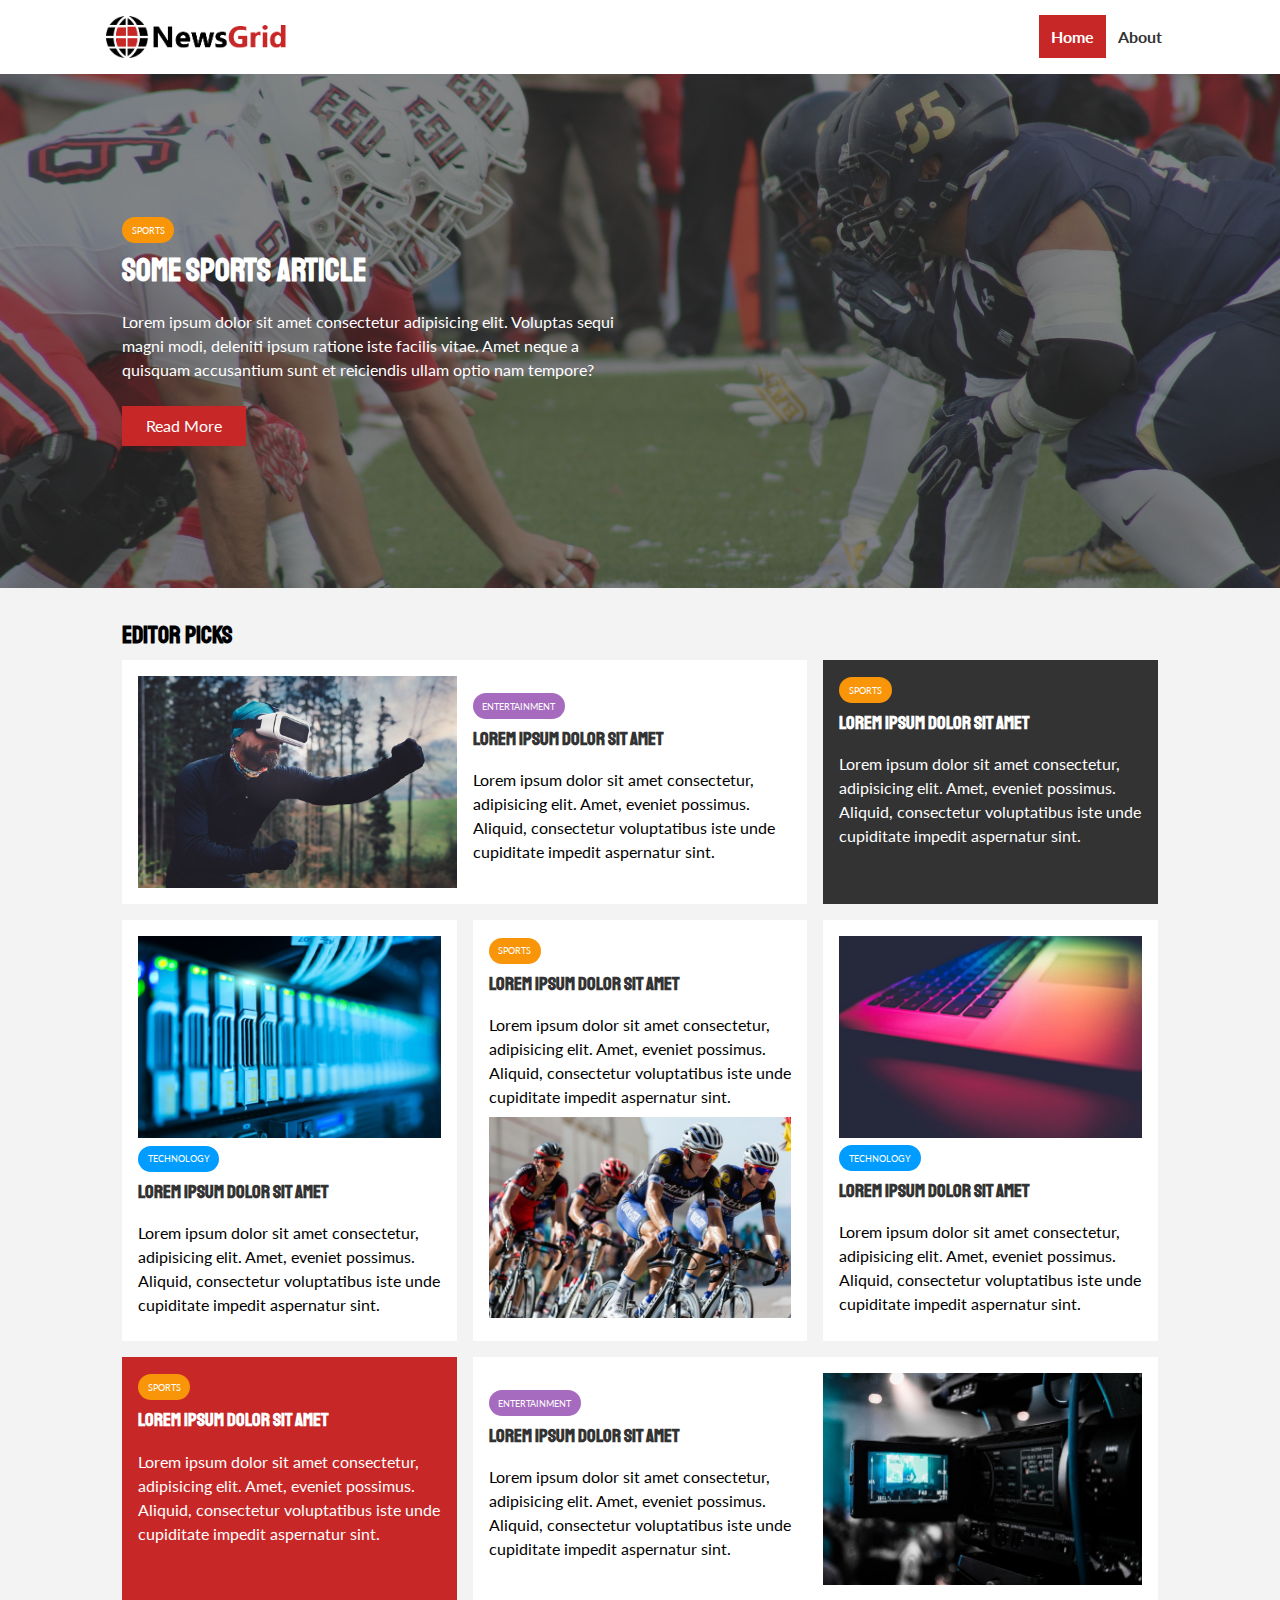
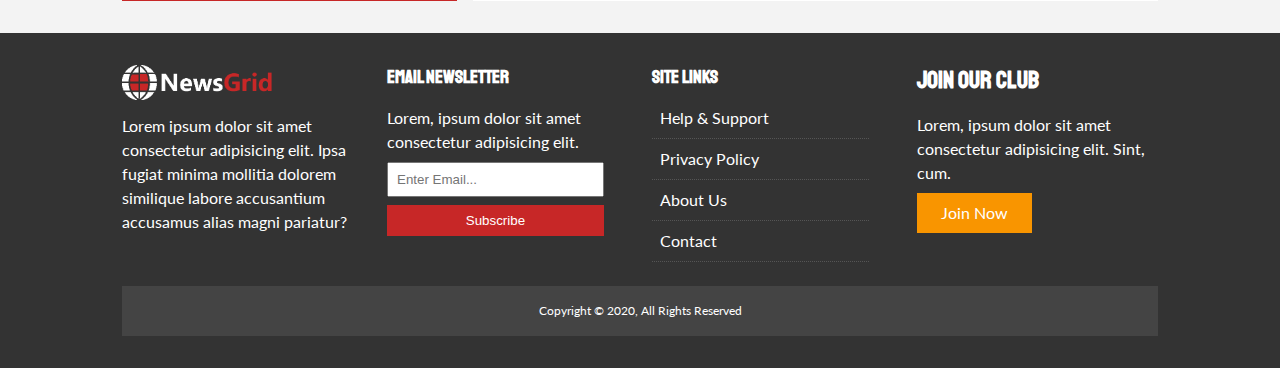
<file: index.html>
<!DOCTYPE html>
<html lang="en">

<head>
    <meta charset="UTF-8">
    <meta name="viewport" content="width=device-width, initial-scale=1.0">
    <!-- Font Awesome -->
    <link rel="stylesheet" href="https://use.fontawesome.com/releases/v5.6.3/css/all.css" integrity="sha384-UHRtZLI+pbxtHCWp1t77Bi1L4ZtiqrqD80Kn4Z8NTSRyMA2Fd33n5dQ8lWUE00s/" crossorigin="anonymous">
    <!-- Google Fonts
         https://fonts.google.com 
         zoeken naar font : lato bijv, kies een stijl en druk op enter 
         zoeken naar een 2de font : staat, kies een stijl en druk enter
         klik in de sidebar op Embed en kopieer de link -->
    <link href="https://fonts.googleapis.com/css2?family=Lato&family=Staatliches&display=swap" rel="stylesheet">
    <link rel="stylesheet" href="css/style.css">
    <link rel="stylesheet" media="screen and (max-width: 768px)" href="css/mobile.css">
    <!-- Favicon
         In google : tools.dynamicdrive.com/favicon
         Image to create icon from : bestand kiezen
         Create icon
         Download favicon : favicon.ico 
         Link toevoegen in de head section-->
    <!-- Shortcut
         -- Shift F5 : clear the cash and reload the page -->
    <link rel="shortcut icon" type="image/x-icon" href="favicon.ico">
    <title>NewsGrid | Latest News</title>
</head>

<body>
    <nav id="main-nav">
        <div class="container">
            <img src="img/logo.png" alt="NewsGrid" class="logo">
            <div class="social">
                <a href="http://facebook.com" target="_blank"> <i class="fab fa-facebook fa-2x"></i></a>
                <a href="http://twitter.com" target="_blank"> <i class="fab fa-twitter fa-2x"></i></a>
                <a href="http://instagram.com" target="_blank"> <i class="fab fa-instagram fa-2x"></i></a>
                <a href="http://youtube.com" target="_blank"> <i class="fab fa-youtube fa-2x"></i></a>
            </div>
            <ul>
                <li>
                    <a href="index.html" class="current">Home</a>
                </li>
                <li>
                    <a href="about.html">About</a>
                </li>
            </ul>
        </div>
    </nav>
    <!-- Showcase -->
    <header id="showcase">
        <div class="container">
            <div class="showcase-container">
                <div class="showcase-content">
                    <div class="category category-sports">Sports</div>
                    <h1>Some Sports Article</h1>
                    <p>Lorem ipsum dolor sit amet consectetur adipisicing elit. Voluptas sequi magni modi, deleniti ipsum ratione iste facilis vitae. Amet neque a quisquam accusantium sunt et reiciendis ullam optio nam tempore?</p>
                    <a href="article.html" class="btn btn-primary">Read More</a>
                </div>
            </div>
        </div>
    </header>
    <!-- Home Articles -->
    <section id="home-articles" class="py-2">
        <div class="container">
            <h2>Editor Picks</h2>
            <div class="articles-container">
                <article class="card">
                    <img src="img/articles/ent1.jpg" alt="">
                    <div>
                        <div class="category category-ent">Entertainment</div>
                        <h3>
                            <a href="article.html">Lorem ipsum dolor sit amet</a>
                        </h3>
                        <p>Lorem ipsum dolor sit amet consectetur, adipisicing elit. Amet, eveniet possimus. Aliquid, consectetur voluptatibus iste unde cupiditate impedit aspernatur sint.</p>
                    </div>
                </article>
                <article class="card bg-dark">
                    <div class="category category-sports">Sports</div>
                    <h3>
                        <a href="article.html">Lorem ipsum dolor sit amet</a>
                    </h3>
                    <p>Lorem ipsum dolor sit amet consectetur, adipisicing elit. Amet, eveniet possimus. Aliquid, consectetur voluptatibus iste unde cupiditate impedit aspernatur sint.</p>
                </article>
                <article class="card">
                    <img src="img/articles/tech1.jpg" alt="">
                    <div class="category category-tech">Technology</div>
                    <h3>
                        <a href="article.html">Lorem ipsum dolor sit amet</a>
                    </h3>
                    <p>Lorem ipsum dolor sit amet consectetur, adipisicing elit. Amet, eveniet possimus. Aliquid, consectetur voluptatibus iste unde cupiditate impedit aspernatur sint.</p>
                </article>
                <article class="card">

                    <div class="category category-sports">Sports</div>
                    <h3>
                        <a href="article.html">Lorem ipsum dolor sit amet</a>
                    </h3>
                    <p>Lorem ipsum dolor sit amet consectetur, adipisicing elit. Amet, eveniet possimus. Aliquid, consectetur voluptatibus iste unde cupiditate impedit aspernatur sint.</p>
                    <img src="img/articles/sports1.jpg" alt="">
                </article>
                <article class="card">
                    <img src="img/articles/tech2.jpg" alt="">
                    <div class="category category-tech">Technology</div>
                    <h3>
                        <a href="article.html">Lorem ipsum dolor sit amet</a>
                    </h3>
                    <p>Lorem ipsum dolor sit amet consectetur, adipisicing elit. Amet, eveniet possimus. Aliquid, consectetur voluptatibus iste unde cupiditate impedit aspernatur sint.</p>
                </article>
                <article class="card bg-primary">
                    <div class="category category-sports">Sports</div>
                    <h3>
                        <a href="article.html">Lorem ipsum dolor sit amet</a>
                    </h3>
                    <p>Lorem ipsum dolor sit amet consectetur, adipisicing elit. Amet, eveniet possimus. Aliquid, consectetur voluptatibus iste unde cupiditate impedit aspernatur sint.</p>
                </article>
                <article class="card">
                    <div>
                        <div class="category category-ent">Entertainment</div>
                        <h3>
                            <a href="article.html">Lorem ipsum dolor sit amet</a>
                        </h3>
                        <p>Lorem ipsum dolor sit amet consectetur, adipisicing elit. Amet, eveniet possimus. Aliquid, consectetur voluptatibus iste unde cupiditate impedit aspernatur sint.</p>
                    </div>
                    <img src="img/articles/ent2.jpg" alt="">
                </article>
            </div>
        </div>
    </section>
    <!-- Footer -->
    <footer id="main-footer" class="py-2">
        <div class="container footer-container">
            <div>
                <img src="img/logo_light.png" alt="NewsGrid">
                <p>Lorem ipsum dolor sit amet consectetur adipisicing elit. Ipsa fugiat minima mollitia dolorem similique labore accusantium accusamus alias magni pariatur?</p>
            </div>
            <div>
                <h3>Email Newsletter</h3>
                <p>Lorem, ipsum dolor sit amet consectetur adipisicing elit.</p>
                <form name="contact" method="POST" data-netlify="true">
                    <input type="email" name="email" placeholder="Enter Email...">
                    <input type="submit" value="Subscribe" class="btn btn-primary">
                </form>
            </div>
            <div>
                <h3>Site Links</h3>
                <ul class="list">
                    <li><a href="#">Help & Support</a></li>
                    <li><a href="#">Privacy Policy</a></li>
                    <li><a href="#">About Us</a></li>
                    <li><a href="#">Contact</a></li>
                </ul>
            </div>
            <div>
                <h2>Join Our Club</h2>
                <p>Lorem, ipsum dolor sit amet consectetur adipisicing elit. Sint, cum.</p>
                <a href="#" class="btn btn-secondary">Join Now</a>
            </div>
            <div>
                <p>
                    Copyright &copy; 2020, All Rights Reserved
                </p>
            </div>
        </div>
    </footer>
</body>

</html>
</file>
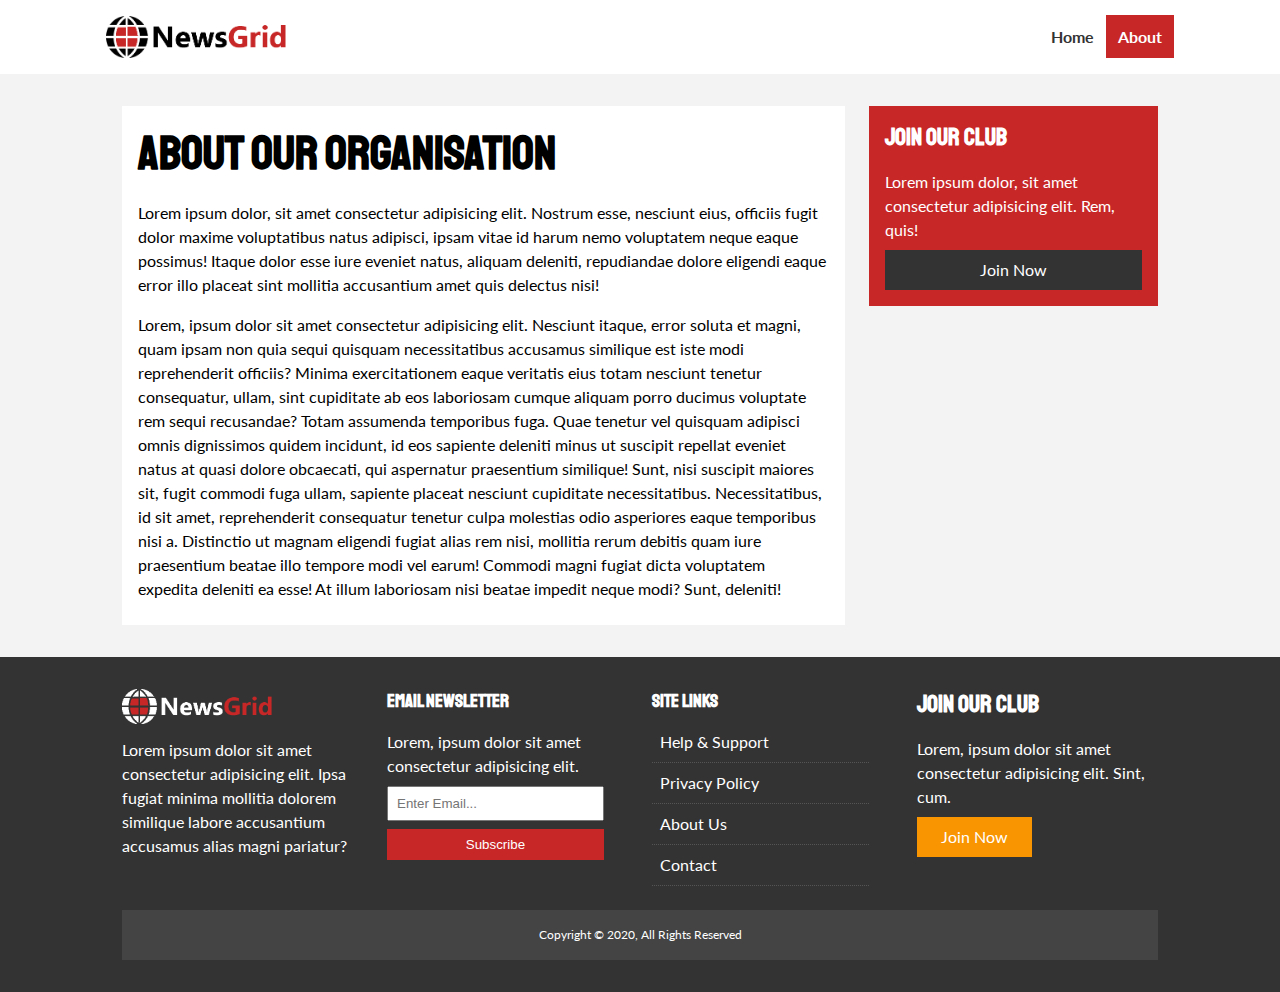
<file: about.html>
<!DOCTYPE html>
<html lang="en">

<head>
    <meta charset="UTF-8">
    <meta name="viewport" content="width=device-width, initial-scale=1.0">
    <!-- Font Awesome -->
    <link rel="stylesheet" href="https://use.fontawesome.com/releases/v5.6.3/css/all.css" integrity="sha384-UHRtZLI+pbxtHCWp1t77Bi1L4ZtiqrqD80Kn4Z8NTSRyMA2Fd33n5dQ8lWUE00s/" crossorigin="anonymous">
    <!-- Google Fonts
         https://fonts.google.com 
         zoeken naar font : lato bijv, kies een stijl en druk op enter 
         zoeken naar een 2de font : staat, kies een stijl en druk enter
         klik in de sidebar op Embed en kopieer de link -->
    <link href="https://fonts.googleapis.com/css2?family=Lato&family=Staatliches&display=swap" rel="stylesheet">
    <link rel="stylesheet" href="css/style.css">
    <link rel="stylesheet" media="screen and (max-width: 768px)" href="css/mobile.css">
    <!-- Favicon
         In google : tools.dynamicdrive.com/favicon
         Image to create icon from : bestand kiezen
         Create icon
         Download favicon : favicon.ico 
         Link toevoegen in de head section-->
    <!-- Shortcut
         -- Shift F5 : clear the cash and reload the page -->
    <link rel="shortcut icon" type="image/x-icon" href="favicon.ico">
    <title>NewsGrid | About</title>
</head>

<body>
    <nav id="main-nav">
        <div class="container">
            <img src="img/logo.png" alt="NewsGrid" class="logo">
            <div class="social">
                <a href="http://facebook.com" target="_blank"> <i class="fab fa-facebook fa-2x"></i></a>
                <a href="http://twitter.com" target="_blank"> <i class="fab fa-twitter fa-2x"></i></a>
                <a href="http://instagram.com" target="_blank"> <i class="fab fa-instagram fa-2x"></i></a>
                <a href="http://youtube.com" target="_blank"> <i class="fab fa-youtube fa-2x"></i></a>
            </div>
            <ul>
                <li>
                    <a href="index.html">Home</a>
                </li>
                <li>
                    <a href="about.html" class="current">About</a>
                </li>
            </ul>
        </div>
    </nav>
    <section id="about">
        <div class="container">
            <div class="page-container">
                <article class="card">
                    <h1 class="l-heading">About Our Organisation</h1>
                    <p>Lorem ipsum dolor, sit amet consectetur adipisicing elit. Nostrum esse, nesciunt eius, officiis fugit dolor maxime voluptatibus natus adipisci, ipsam vitae id harum nemo voluptatem neque eaque possimus! Itaque dolor esse iure eveniet
                        natus, aliquam deleniti, repudiandae dolore eligendi eaque error illo placeat sint mollitia accusantium amet quis delectus nisi!</p>
                    <p>Lorem, ipsum dolor sit amet consectetur adipisicing elit. Nesciunt itaque, error soluta et magni, quam ipsam non quia sequi quisquam necessitatibus accusamus similique est iste modi reprehenderit officiis? Minima exercitationem eaque
                        veritatis eius totam nesciunt tenetur consequatur, ullam, sint cupiditate ab eos laboriosam cumque aliquam porro ducimus voluptate rem sequi recusandae? Totam assumenda temporibus fuga. Quae tenetur vel quisquam adipisci omnis
                        dignissimos quidem incidunt, id eos sapiente deleniti minus ut suscipit repellat eveniet natus at quasi dolore obcaecati, qui aspernatur praesentium similique! Sunt, nisi suscipit maiores sit, fugit commodi fuga ullam, sapiente
                        placeat nesciunt cupiditate necessitatibus. Necessitatibus, id sit amet, reprehenderit consequatur tenetur culpa molestias odio asperiores eaque temporibus nisi a. Distinctio ut magnam eligendi fugiat alias rem nisi, mollitia rerum
                        debitis quam iure praesentium beatae illo tempore modi vel earum! Commodi magni fugiat dicta voluptatem expedita deleniti ea esse! At illum laboriosam nisi beatae impedit neque modi? Sunt, deleniti!</p>
                </article>
                <aside class="card bg-primary">
                    <h2>Join Our Club</h2>
                    <p>Lorem ipsum dolor, sit amet consectetur adipisicing elit. Rem, quis!</p>
                    <a href="#" class="btn btn-block">Join Now</a>
                </aside>
            </div>
        </div>
    </section>
    <!-- Footer -->
    <footer id="main-footer" class="py-2">
        <div class="container footer-container">
            <div>
                <img src="img/logo_light.png" alt="NewsGrid">
                <p>Lorem ipsum dolor sit amet consectetur adipisicing elit. Ipsa fugiat minima mollitia dolorem similique labore accusantium accusamus alias magni pariatur?</p>
            </div>
            <div>
                <h3>Email Newsletter</h3>
                <p>Lorem, ipsum dolor sit amet consectetur adipisicing elit.</p>
                <form name="contact" method="POST" data-netlify="true">
                    <input type="email" name="email" placeholder="Enter Email...">
                    <input type="submit" value="Subscribe" class="btn btn-primary">
                </form>
            </div>
            <div>
                <h3>Site Links</h3>
                <ul class="list">
                    <li><a href="#">Help & Support</a></li>
                    <li><a href="#">Privacy Policy</a></li>
                    <li><a href="#">About Us</a></li>
                    <li><a href="#">Contact</a></li>
                </ul>
            </div>
            <div>
                <h2>Join Our Club</h2>
                <p>Lorem, ipsum dolor sit amet consectetur adipisicing elit. Sint, cum.</p>
                <a href="#" class="btn btn-secondary">Join Now</a>
            </div>
            <div>
                <p>
                    Copyright &copy; 2020, All Rights Reserved
                </p>
            </div>
        </div>
    </footer>
</body>

</html>
</file>
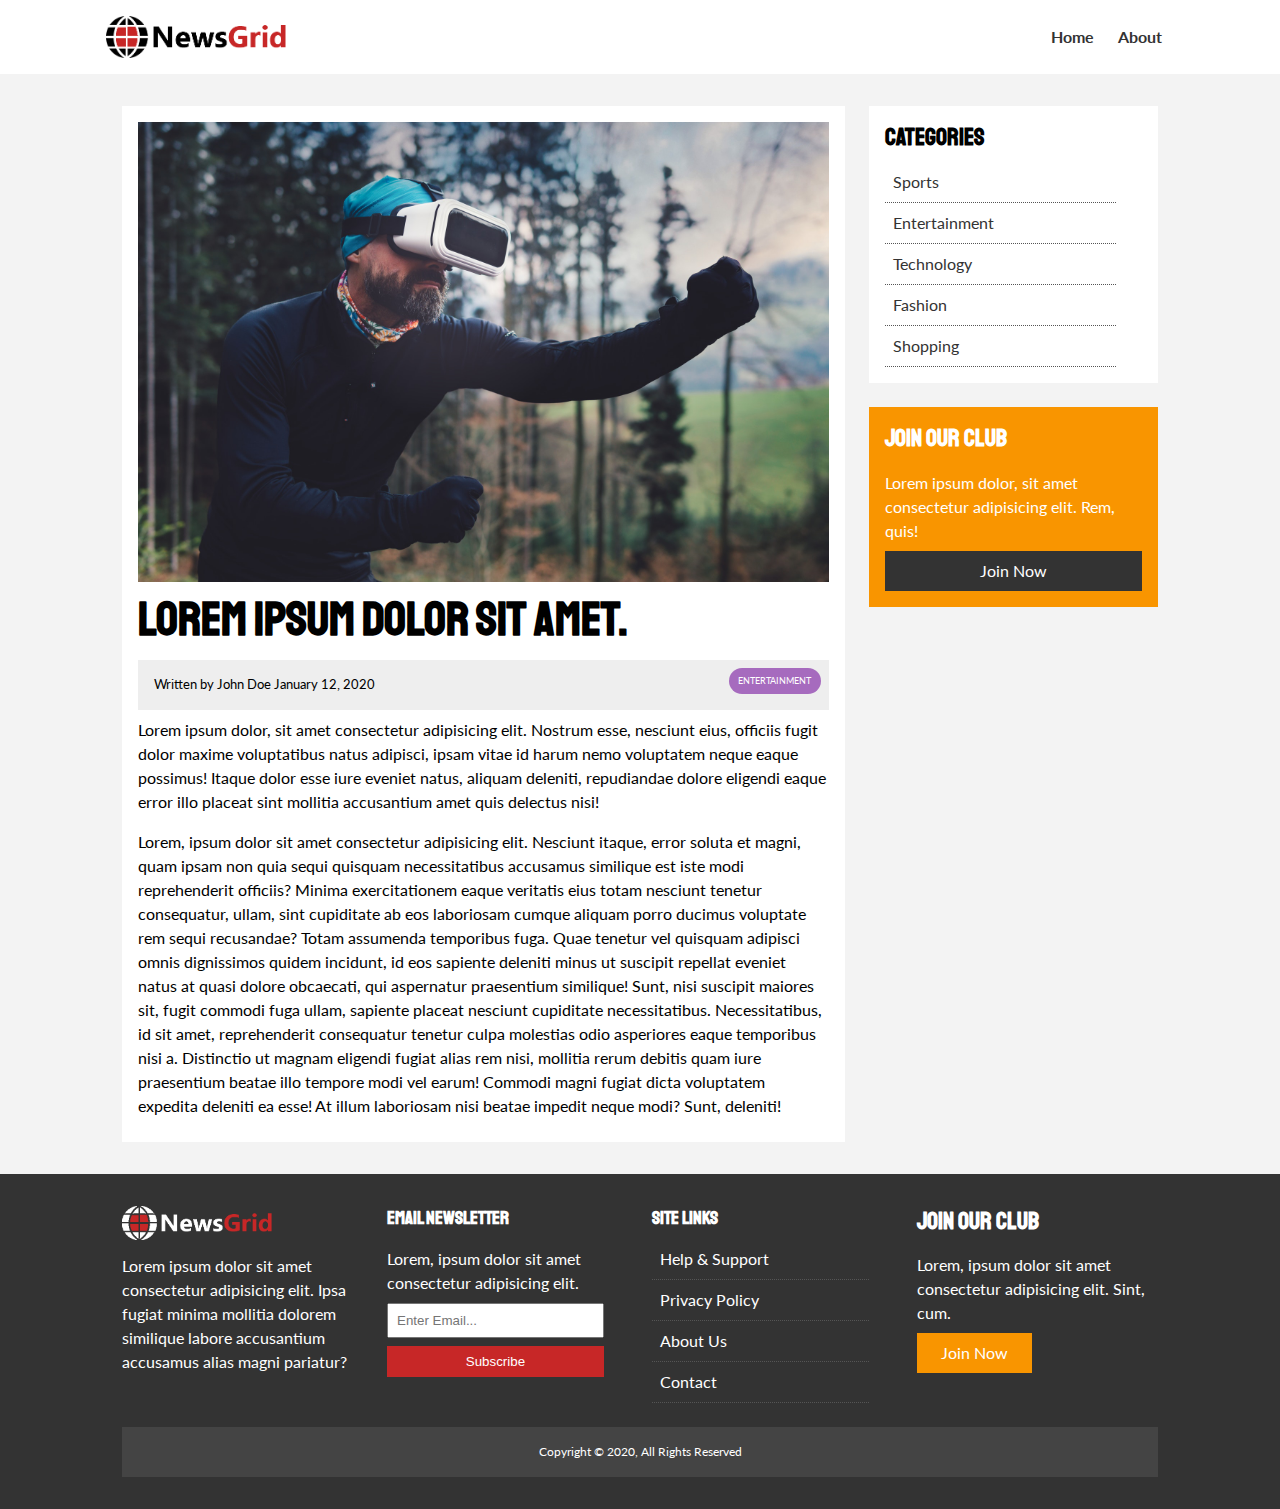
<file: article.html>
<!DOCTYPE html>
<html lang="en">

<head>
    <meta charset="UTF-8">
    <meta name="viewport" content="width=device-width, initial-scale=1.0">
    <!-- Font Awesome -->
    <link rel="stylesheet" href="https://use.fontawesome.com/releases/v5.6.3/css/all.css" integrity="sha384-UHRtZLI+pbxtHCWp1t77Bi1L4ZtiqrqD80Kn4Z8NTSRyMA2Fd33n5dQ8lWUE00s/" crossorigin="anonymous">
    <!-- Google Fonts
         https://fonts.google.com 
         zoeken naar font : lato bijv, kies een stijl en druk op enter 
         zoeken naar een 2de font : staat, kies een stijl en druk enter
         klik in de sidebar op Embed en kopieer de link -->
    <link href="https://fonts.googleapis.com/css2?family=Lato&family=Staatliches&display=swap" rel="stylesheet">
    <link rel="stylesheet" href="css/style.css">
    <link rel="stylesheet" media="screen and (max-width: 768px)" href="css/mobile.css">
    <!-- Favicon
         In google : tools.dynamicdrive.com/favicon
         Image to create icon from : bestand kiezen
         Create icon
         Download favicon : favicon.ico 
         Link toevoegen in de head section-->
    <!-- Shortcut
         -- Shift F5 : clear the cash and reload the page -->
    <link rel="shortcut icon" type="image/x-icon" href="favicon.ico">
    <title>NewsGrid | Latest pbxtHCWp1t77Bi1L4ZtiqrqD80Kn4Z8NTSRyMA2Fd33n5dQ8lWUE00s</title>
</head>

<body>
    <nav id="main-nav">
        <div class="container">
            <img src="img/logo.png" alt="NewsGrid" class="logo">
            <div class="social">
                <a href="http://facebook.com" target="_blank"> <i class="fab fa-facebook fa-2x"></i></a>
                <a href="http://twitter.com" target="_blank"> <i class="fab fa-twitter fa-2x"></i></a>
                <a href="http://instagram.com" target="_blank"> <i class="fab fa-instagram fa-2x"></i></a>
                <a href="http://youtube.com" target="_blank"> <i class="fab fa-youtube fa-2x"></i></a>
            </div>
            <ul>
                <li>
                    <a href="index.html">Home</a>
                </li>
                <li>
                    <a href="about.html">About</a>
                </li>
            </ul>
        </div>
    </nav>
    <section id="article">
        <div class="container">
            <div class="page-container">
                <article class="card">
                    <img src="img/articles/ent1.jpg" alt="">
                    <h1 class="l-heading">Lorem ipsum dolor sit amet.</h1>
                    <div class="meta">
                        <small>
                        <i class="fas fa-user"></i>Written by John Doe January 12, 2020
                      </small>
                        <div class="category category-ent">Entertainment</div>
                    </div>
                    <p>Lorem ipsum dolor, sit amet consectetur adipisicing elit. Nostrum esse, nesciunt eius, officiis fugit dolor maxime voluptatibus natus adipisci, ipsam vitae id harum nemo voluptatem neque eaque possimus! Itaque dolor esse iure eveniet
                        natus, aliquam deleniti, repudiandae dolore eligendi eaque error illo placeat sint mollitia accusantium amet quis delectus nisi!</p>
                    <p>Lorem, ipsum dolor sit amet consectetur adipisicing elit. Nesciunt itaque, error soluta et magni, quam ipsam non quia sequi quisquam necessitatibus accusamus similique est iste modi reprehenderit officiis? Minima exercitationem eaque
                        veritatis eius totam nesciunt tenetur consequatur, ullam, sint cupiditate ab eos laboriosam cumque aliquam porro ducimus voluptate rem sequi recusandae? Totam assumenda temporibus fuga. Quae tenetur vel quisquam adipisci omnis
                        dignissimos quidem incidunt, id eos sapiente deleniti minus ut suscipit repellat eveniet natus at quasi dolore obcaecati, qui aspernatur praesentium similique! Sunt, nisi suscipit maiores sit, fugit commodi fuga ullam, sapiente
                        placeat nesciunt cupiditate necessitatibus. Necessitatibus, id sit amet, reprehenderit consequatur tenetur culpa molestias odio asperiores eaque temporibus nisi a. Distinctio ut magnam eligendi fugiat alias rem nisi, mollitia rerum
                        debitis quam iure praesentium beatae illo tempore modi vel earum! Commodi magni fugiat dicta voluptatem expedita deleniti ea esse! At illum laboriosam nisi beatae impedit neque modi? Sunt, deleniti!</p>
                </article>
                <aside id="categories" class="card">
                    <h2>Categories</h2>
                    <ul class="list">
                        <li><a href="#"><i class="fas fa-chevron-right"></i> Sports</a></li>
                        <li><a href="#"><i class="fas fa-chevron-right"></i> Entertainment</a></li>
                        <li><a href="#"><i class="fas fa-chevron-right"></i> Technology</a></li>
                        <li><a href="#"><i class="fas fa-chevron-right"></i> Fashion</a></li>
                        <li><a href="#"><i class="fas fa-chevron-right"></i> Shopping</a></li>
                    </ul>
                </aside>
                <aside class="card bg-secondary">
                    <h2>Join Our Club</h2>
                    <p>Lorem ipsum dolor, sit amet consectetur adipisicing elit. Rem, quis!</p>
                    <a href="#" class="btn btn-block">Join Now</a>
                </aside>
            </div>
        </div>
    </section>
    <!-- Footer -->
    <footer id="main-footer" class="py-2">
        <div class="container footer-container">
            <div>
                <img src="img/logo_light.png" alt="NewsGrid">
                <p>Lorem ipsum dolor sit amet consectetur adipisicing elit. Ipsa fugiat minima mollitia dolorem similique labore accusantium accusamus alias magni pariatur?</p>
            </div>
            <div>
                <h3>Email Newsletter</h3>
                <p>Lorem, ipsum dolor sit amet consectetur adipisicing elit.</p>
                <form name="contact" method="POST" data-netlify="true">
                    <input type="email" name="email" placeholder="Enter Email...">
                    <input type="submit" value="Subscribe" class="btn btn-primary">
                </form>
            </div>
            <div>
                <h3>Site Links</h3>
                <ul class="list">
                    <li><a href="#">Help & Support</a></li>
                    <li><a href="#">Privacy Policy</a></li>
                    <li><a href="#">About Us</a></li>
                    <li><a href="#">Contact</a></li>
                </ul>
            </div>
            <div>
                <h2>Join Our Club</h2>
                <p>Lorem, ipsum dolor sit amet consectetur adipisicing elit. Sint, cum.</p>
                <a href="#" class="btn btn-secondary">Join Now</a>
            </div>
            <div>
                <p>
                    Copyright &copy; 2020, All Rights Reserved
                </p>
            </div>
        </div>
    </footer>
</body>

</html>
</file>
<file: css/style.css>
:root {
    --primary-color: #c72727;
    --secondary-color: #f99500;
    --light-color: #f3f3f3;
    --dark-color: #333;
    --max-width: 1100px;
}

.category {
    --sports-color: #f99508;
    --ent-color: #a66bbe;
    --tech-color: #009cff;
}

* {
    margin: 0;
    padding: 0;
    box-sizing: border-box;
}

body {
    font-family: 'Lato', sans-serif;
    line-height: 1.5;
    background: var(--light-color);
}

a {
    color: #333;
    text-decoration: none;
}

ul {
    list-style: none;
}

p {
    padding: .5rem 0;
}

img {
    width: 100%;
}

h1,
h2,
h3,
h4,
h5,
h5 {
    font-family: 'Staatliches', cursive;
    margin-bottom: 0.55rem;
    line-height: 1.3;
}


/* Utility */

.container {
    max-width: var(--max-width);
    margin: auto;
    padding: 0 2rem;
    overflow: hidden;
}

.category {
    display: inline-block;
    color: #fff;
    font-size: 0.55rem;
    text-transform: uppercase;
    padding: 0.4rem 0.6rem;
    border-radius: 15px;
    margin-bottom: 0.5rem;
}

.category-sports {
    background: var(--sports-color);
}

.category-ent {
    background: var(--ent-color);
}

.category-tech {
    background: var(--tech-color);
}

.btn {
    display: inline-block;
    border: none;
    background: var(--dark-color);
    color: #fff;
    padding: 0.5rem 1.5rem;
}

.btn-light {
    background: var(--light-color);
}

.btn-primary {
    background: var(--primary-color);
}

.btn-secondary {
    background: var(--secondary-color);
}

.btn:hover {
    opacity: 0.9;
}

.btn-block {
    display: block;
    width: 100%;
    text-align: center;
}

.card {
    background: #fff;
    padding: 1rem;
}

.bg-dark {
    background: var(--dark-color);
    color: #fff;
}

.bg-primary {
    background: var(--primary-color);
    color: #fff;
}

.bg-secondary {
    background: var(--secondary-color);
    color: #fff;
}

.bg-dark h1,
.bg-dark h2,
.bg-dark h3,
.bg-dark h4,
.bg-dark h5,
.bg-dark h6,
.bg-dark a,
.bg-primary h1,
.bg-primary h2,
.bg-primary h3,
.bg-primary h4,
.bg-primary h5,
.bg-primary h6,
.bg-primary a,
.bg-secondary h1,
.bg-secondary h2,
.bg-secondary h3,
.bg-secondary h4,
.bg-secondary h5,
.bg-secondary h6,
.bg-secondary a {
    color: #fff;
}

.py-1 {
    padding: 1.5rem 0;
}

.py-2 {
    padding: 2rem 0;
}

.py-3 {
    padding: 3rem 0;
}

.p-1 {
    padding: 1.5rem;
}

.p-2 {
    padding: 2rem;
}

.p-3 {
    padding: 3rem;
}

.l-heading {
    font-size: 3rem;
}

.list li {
    padding: .5rem;
    border-bottom: #555 dotted 1px;
    width: 90%;
}

.list li a:hover {
    color: var(--primary-color) !important;
}


/* Inner page container */

.page-container {
    display: grid;
    grid-template-columns: 5fr 2fr;
    grid-gap: 1.5rem;
    margin: 2rem 0;
}

.page-container>*:first-child {
    grid-row: 1 / span 3;
}


/* Navigation */

#main-nav {
    background: #fff;
    position: sticky;
    top: 0;
    z-index: 2;
}

#main-nav .container {
    display: grid;
    grid-template-columns: 6fr 3fr 2fr;
    padding: 1rem;
    align-items: center;
}

#main-nav .logo {
    width: 180px;
}

#main-nav ul {
    justify-self: end;
    display: flex;
}

#main-nav ul li a {
    padding: .75rem;
    font-weight: bold;
}

#main-nav ul li a.current {
    background: var(--primary-color);
    color: #fff;
}

#main-nav ul li a:hover {
    background: var(--light-color);
    color: var(--dark-color);
}

#main-nav .social {
    justify-self: center;
}

#main-nav .social i {
    color: #777;
    margin-right: .5rem;
}


/* Showcase */

#showcase {
    color: #fff;
    background: #333;
    padding: 2rem;
    position: relative;
}

#showcase:before {
    content: '';
    background: url('../img/featured.jpg') no-repeat center center/cover;
    position: absolute;
    top: 0;
    left: 0;
    width: 100%;
    height: 100%;
    opacity: 0.4;
}

#showcase .showcase-container {
    display: grid;
    grid-template-columns: repeat(2, 1fr);
    justify-content: center;
    align-items: center;
    height: 50vh;
}


/* Content bovenop de background leggen */

#showcase .showcase-content {
    z-index: 1;
}

#showcase .showcase-content p {
    margin-bottom: 1rem;
}


/* Home articles */

#home-articles .articles-container {
    display: grid;
    grid-template-columns: repeat(3, 1fr);
    grid-gap: 1rem;
}


/* > * = eerste element in articles-container ongeacht hoe het element heet */

#home-articles .articles-container>*:first-child,
#home-articles .articles-container>*:last-child {
    display: grid;
    grid-template-columns: repeat(2, 1fr);
    grid-gap: 1rem;
    align-items: center;
    grid-column: 1 / span 2;
}

#home-articles .articles-container>*:last-child {
    grid-column: 2 / span 2;
}


/* Articles */

#article .meta {
    display: flex;
    justify-content: space-between;
    align-items: center;
    background: #eee;
    padding: 0.5rem;
}

#article .meta .category {
    margin-top: 0.rem;
}

#article .meta i {
    margin-right: 0.5rem;
}


/* Footer */

#main-footer {
    background: var(--dark-color);
    color: #fff;
}

#main-footer img {
    width: 150px;
}

#main-footer a {
    color: #fff;
}

#main-footer .footer-container {
    display: grid;
    grid-template-columns: repeat(4, 1fr);
    grid-gap: 1.5rem;
}

#main-footer .footer-container>*:last-child {
    background: #444;
    grid-column: 1 / span 4;
    padding: .5rem;
    text-align: center;
    font-size: 0.75rem;
}

#main-footer .footer-container input[type="email"] {
    width: 90%;
    padding: 0.5rem;
    margin-bottom: 0.5rem;
}

#main-footer .footer-container input[type="submit"] {
    width: 90%;
}
</file>
<file: css/mobile.css>
/* Navigation */

#main-nav .social {
    display: none;
}

#main-nav .container {
    grid-template-columns: 1fr;
    grid-gap: 1.2rem;
}

#main-nav ul,
#main-nav .logo {
    justify-self: center;
}

#main-nav ul li a {
    padding: 0.5rem;
}

#home-articles .articles-container {
    grid-template-columns: repeat(2, 1fr);
}

#home-articles .articles-container>*:first-child,
#home-articles .articles-container>*:last-child {
    grid-template-columns: 1fr;
    grid-column: 1;
}


/* Smartphone  */

@media(max-width: 600px) {
    /* Stack (1 column) */
    #showcase .showcase-container,
    #home-articles .articles-container,
    #main-footer .footer-container {
        grid-template-columns: 1fr;
    }
    #main-footer .footer-container>*:last-child {
        grid-column: 1;
    }
    #main-footer .footer-container>*:first-child,
    #main-footer .footer-container>*:nth-child(2) {
        border-bottom: #444 dotted 2px;
        padding-bottom: 1rem;
    }
    .page-container {
        grid-template-columns: 1fr;
        text-align: center;
    }
    .page-container>*:first-child {
        grid-row: 1;
    }
    .l-heading {
        font-size: 2rem;
    }
}
</file>
